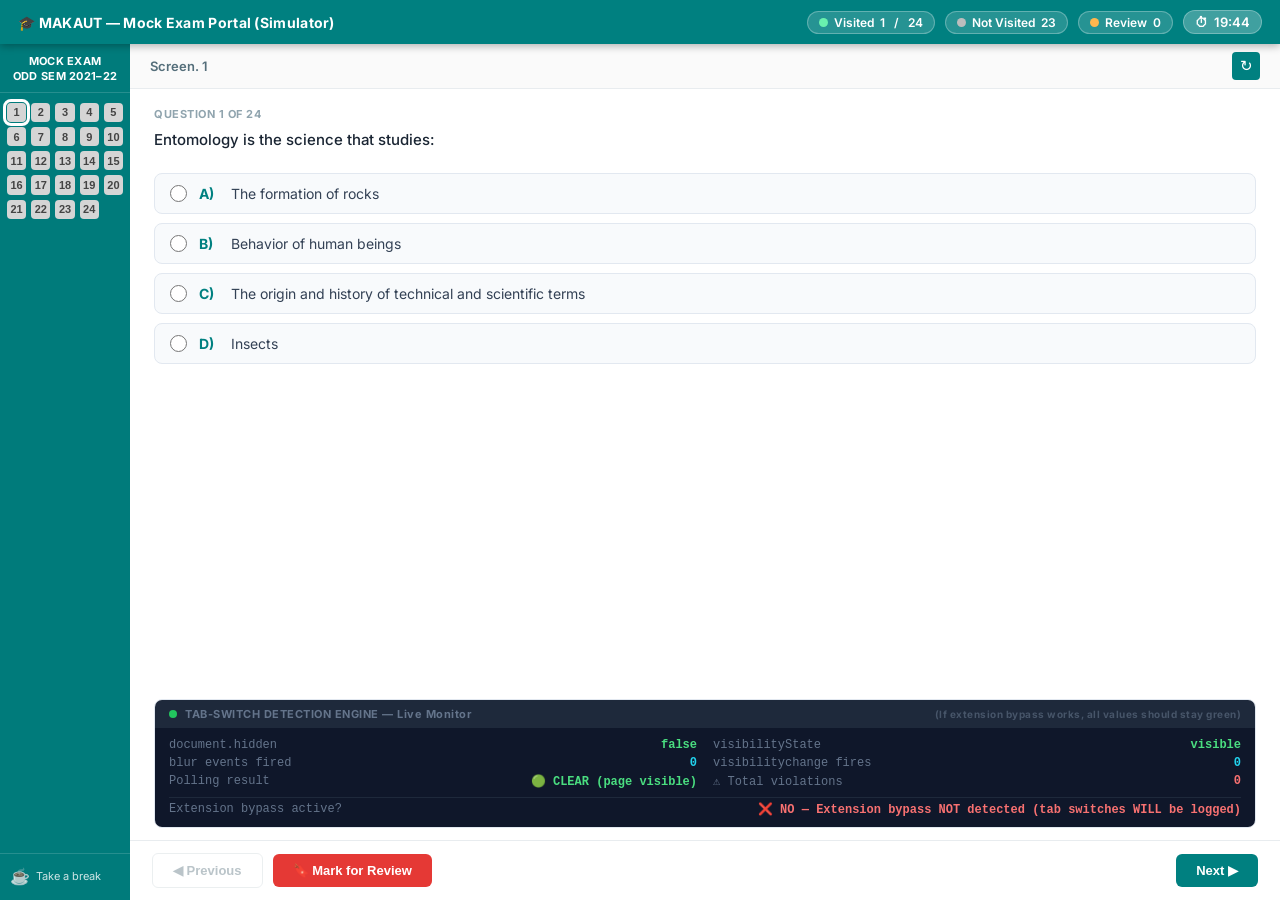
<file: makaut-exam-simulator/index.html>
<!DOCTYPE html>
<html lang="en">
<head>
  <meta charset="UTF-8" />
  <meta name="viewport" content="width=device-width, initial-scale=1.0" />
  <title>MAKAUT - Mock Online Exam Portal</title>
  <link rel="preconnect" href="https://fonts.googleapis.com" />
  <link href="https://fonts.googleapis.com/css2?family=Inter:wght@400;500;600;700&display=swap" rel="stylesheet" />
  <style>
    *, *::before, *::after { box-sizing: border-box; margin: 0; padding: 0; }

    :root {
      --teal:         #008080;
      --teal-dark:    #006666;
      --sidebar-bg:   #007b7b;
      --sidebar-w:    130px;
      --header-h:     44px;
      --warn-red:     #c62828;
      --warn-bg:      #fff5f5;
      --green:        #43a047;
      --orange:       #fb8c00;
      --grey:         #d5d5d5;
    }

    body {
      font-family: 'Inter', Arial, sans-serif;
      background: #eceff1;
      min-height: 100vh;
      user-select: none;
      -webkit-user-select: none;
      overflow: hidden;
    }

    /* ── TOP BAR ────────────────────────────────────── */
    .top-bar {
      background: var(--teal);
      color: #fff;
      height: var(--header-h);
      display: flex;
      align-items: center;
      justify-content: space-between;
      padding: 0 18px;
      position: sticky; top: 0; z-index: 90;
      box-shadow: 0 2px 8px rgba(0,0,0,0.3);
    }
    .logo { font-weight: 700; font-size: 14px; letter-spacing: 0.3px; }
    .top-chips { display: flex; gap: 10px; align-items: center; }
    .chip {
      display: flex; align-items: center; gap: 6px;
      background: rgba(255,255,255,0.15);
      border: 1px solid rgba(255,255,255,0.28);
      border-radius: 20px;
      padding: 3px 11px;
      font-size: 12px; font-weight: 600;
    }
    .chip .dot { width: 9px; height: 9px; border-radius: 50%; }
    .chip.v .dot  { background: #69f0ae; }
    .chip.nv .dot { background: #bdbdbd; }
    .chip.r .dot  { background: #ffb74d; }
    .chip.t { font-size: 13px; background: rgba(255,255,255,0.25); }
    .chip.t.blink { background: rgba(220,50,50,0.55); animation: blink 0.8s infinite; }
    @keyframes blink { 0%,100%{opacity:1;} 50%{opacity:.5;} }

    /* ── LAYOUT ─────────────────────────────────────── */
    .layout {
      display: flex;
      height: calc(100vh - var(--header-h));
      overflow: hidden;
    }

    /* ── SIDEBAR ─────────────────────────────────────── */
    .sidebar {
      width: var(--sidebar-w);
      background: var(--sidebar-bg);
      display: flex; flex-direction: column;
      overflow-y: auto; flex-shrink: 0;
    }
    .sb-title {
      color: #fff; font-size: 11px; font-weight: 700;
      text-align: center; padding: 10px 6px 7px;
      border-bottom: 1px solid rgba(255,255,255,0.15);
      line-height: 1.4; letter-spacing: 0.3px;
    }
    .q-grid {
      display: grid; grid-template-columns: repeat(5,1fr);
      gap: 5px; padding: 10px 7px;
    }
    .qb {
      border: none; border-radius: 4px;
      aspect-ratio: 1; font-size: 11px; font-weight: 700;
      cursor: pointer; background: var(--grey); color: #444;
      display: flex; align-items: center; justify-content: center;
      transition: transform .12s, box-shadow .12s;
      position: relative;
    }
    .qb:hover { transform: scale(1.12); box-shadow: 0 2px 8px rgba(0,0,0,.3); }
    .qb.cur { outline: 3px solid #fff; outline-offset: 1px; }
    .qb.ans { background: var(--green); color: #fff; }
    .qb.mkd { background: var(--orange); color: #fff; }
    .qb.mkd::after {
      content: ''; position: absolute; top: 2px; right: 2px;
      width: 5px; height: 5px; border-radius: 50%; background: #fff;
    }
    .sb-break {
      margin-top: auto; padding: 12px 10px 14px;
      border-top: 1px solid rgba(255,255,255,0.15);
      color: rgba(255,255,255,.8); font-size: 11px;
      cursor: pointer; display: flex; align-items: center; gap: 6px;
      transition: color .2s;
    }
    .sb-break:hover { color: #fff; }

    /* ── CONTENT ─────────────────────────────────────── */
    .content {
      flex: 1; display: flex; flex-direction: column;
      overflow-y: auto; background: #fff;
    }

    /* WARNING BANNER */
    .warn-banner {
      display: none; align-items: center; gap: 10px;
      background: #fff3f3; border-bottom: 1.5px solid #ef9a9a;
      padding: 10px 18px; color: var(--warn-red);
      font-size: 13px; font-weight: 600;
      animation: slidein .3s ease;
    }
    .warn-banner.show { display: flex; }
    @keyframes slidein { from{transform:translateY(-6px);opacity:0} to{transform:translateY(0);opacity:1} }
    .warn-icon { font-size: 18px; flex-shrink: 0; }
    .warn-close {
      margin-left: auto; background: none; border: none;
      color: var(--warn-red); font-size: 20px; cursor: pointer; line-height: 1;
    }

    /* SCREEN LABEL */
    .screen-row {
      display: flex; align-items: center; justify-content: space-between;
      padding: 8px 20px; border-bottom: 1px solid #e8ecef;
      background: #fafafa;
    }
    .screen-row span { font-size: 13px; font-weight: 600; color: #546e7a; }
    .ref-btn {
      width: 28px; height: 28px; border-radius: 4px; border: none;
      background: var(--teal); color: #fff; font-size: 15px;
      cursor: pointer; display: flex; align-items: center; justify-content: center;
      transition: background .15s;
    }
    .ref-btn:hover { background: var(--teal-dark); }

    /* QUESTION */
    .q-wrap { flex: 1; padding: 18px 24px 10px; }
    .q-no { font-size: 11px; color: #90a4ae; font-weight: 700; text-transform: uppercase; letter-spacing: .5px; margin-bottom: 7px; }
    .q-text { font-size: 15px; font-weight: 500; color: #1a2533; line-height: 1.65; margin-bottom: 20px; }
    .opts { display: flex; flex-direction: column; gap: 9px; }
    .opt {
      display: flex; align-items: center; gap: 12px;
      padding: 11px 15px; border-radius: 8px;
      border: 1.5px solid #e2e8f0; background: #f8fafc;
      cursor: pointer; font-size: 14px; color: #334155;
      transition: background .15s, border-color .15s;
    }
    .opt:hover { background: #e0f2f1; border-color: var(--teal); }
    .opt input[type=radio] { accent-color: var(--teal); width: 17px; height: 17px; flex-shrink: 0; }
    .opt.sel { background: #d0eeec; border-color: var(--teal); }
    .opt-ltr { font-weight: 700; color: var(--teal); min-width: 20px; }

    /* DEBUG PANEL */
    .debug {
      margin: 10px 24px 12px;
      border: 1.5px solid #e2e8f0; border-radius: 8px; overflow: hidden;
      font-size: 12px;
    }
    .dbg-head {
      background: #1e293b; color: #64748b; padding: 7px 14px;
      font-size: 11px; font-weight: 700; letter-spacing: .5px;
      display: flex; align-items: center; gap: 8px;
    }
    .live-dot { width: 8px; height: 8px; border-radius: 50%; background: #22c55e; animation: blink 1.2s infinite; }
    .dbg-body {
      background: #0f172a; color: #e2e8f0;
      padding: 10px 14px;
      display: grid; grid-template-columns: 1fr 1fr; gap: 4px 16px;
      font-family: 'Courier New', monospace;
    }
    .dbg-row { display: flex; justify-content: space-between; gap: 6px; }
    .dk { color: #64748b; }
    .dv { color: #22d3ee; font-weight: 700; }
    .dv.bad { color: #f87171; }
    .dv.ok  { color: #4ade80; }

    /* ACTION BAR */
    .action-bar {
      padding: 12px 22px; border-top: 1px solid #e8ecef;
      display: flex; align-items: center; gap: 10px; flex-wrap: wrap;
      background: #fff;
    }
    .btn-prev, .btn-mark, .btn-next {
      padding: 9px 20px; border-radius: 6px;
      font-size: 13px; font-weight: 700; cursor: pointer;
      transition: transform .1s, box-shadow .15s;
    }
    .btn-prev {
      border: 1.5px solid #cfd8dc; background: #fff; color: #546e7a;
    }
    .btn-prev:hover { background: #f5f5f5; }
    .btn-prev:disabled { opacity: .4; cursor: default; }
    .btn-mark {
      border: none; background: #e53935; color: #fff;
    }
    .btn-mark:hover { box-shadow: 0 3px 10px rgba(229,57,53,.35); }
    .btn-next {
      margin-left: auto; border: none; background: var(--teal); color: #fff;
    }
    .btn-next:hover { background: var(--teal-dark); }
    .btn-prev:active, .btn-mark:active, .btn-next:active { transform: scale(.97); }

    /* MODAL */
    .modal-bg {
      display: none; position: fixed; inset: 0;
      background: rgba(0,0,0,.52); z-index: 500;
      align-items: center; justify-content: center;
    }
    .modal-bg.show { display: flex; }
    .modal {
      background: #fff; border-radius: 10px; padding: 32px 38px;
      max-width: 420px; width: 90%; text-align: center;
      box-shadow: 0 20px 60px rgba(0,0,0,.3);
    }
    .modal .mi { font-size: 48px; margin-bottom: 12px; }
    .modal h2 { font-size: 18px; color: #1a2533; margin-bottom: 8px; }
    .modal p { font-size: 13px; color: #607d8b; line-height: 1.6; margin-bottom: 22px; }
    .modal-btn {
      padding: 10px 28px; border-radius: 6px; border: none;
      background: var(--teal); color: #fff; font-size: 14px; font-weight: 700; cursor: pointer;
    }

    ::-webkit-scrollbar { width: 5px; }
    ::-webkit-scrollbar-thumb { background: #b0bec5; border-radius: 3px; }
  </style>
</head>
<body>

<!-- TOP BAR -->
<header class="top-bar">
  <div class="logo">🎓 MAKAUT — Mock Exam Portal (Simulator)</div>
  <div class="top-chips">
    <div class="chip v"><span class="dot"></span>Visited <span id="sVis">0</span>&nbsp;/&nbsp;<span id="sTotal">24</span></div>
    <div class="chip nv"><span class="dot"></span>Not Visited <span id="sNot">24</span></div>
    <div class="chip r"><span class="dot"></span>Review <span id="sRev">0</span></div>
    <div class="chip t" id="timerChip">⏱ <span id="timerTxt">19:45</span></div>
  </div>
</header>

<div class="layout">

  <!-- SIDEBAR -->
  <aside class="sidebar">
    <div class="sb-title">MOCK EXAM<br>ODD SEM 2021–22</div>
    <div class="q-grid" id="qGrid"></div>
    <div class="sb-break" id="breakBtn">
      <span style="font-size:16px">☕</span> Take a break
    </div>
  </aside>

  <!-- CONTENT -->
  <main class="content" id="mainContent">

    <!-- Warning banner — shows on tab switch, exactly like MAKAUT -->
    <div class="warn-banner" id="warnBanner">
      <span class="warn-icon">⚠️</span>
      <span id="warnTxt">You have moved 1 times from the Test window. You are not allowed to do this.</span>
      <button class="warn-close" id="warnClose">×</button>
    </div>

    <!-- Screen label -->
    <div class="screen-row">
      <span id="screenLbl">Screen. 1</span>
      <button class="ref-btn" title="Refresh question" onclick="renderQ()">↻</button>
    </div>

    <!-- Question -->
    <div class="q-wrap">
      <div class="q-no" id="qNo">Question 1 of 24</div>
      <div class="q-text" id="qText"></div>
      <div class="opts" id="optsList"></div>
    </div>

    <!-- Live Detection Debug Panel -->
    <div class="debug">
      <div class="dbg-head">
        <span class="live-dot"></span>
        TAB-SWITCH DETECTION ENGINE — Live Monitor
        <span style="margin-left:auto;font-size:10px;color:#475569">(If extension bypass works, all values should stay green)</span>
      </div>
      <div class="dbg-body">
        <div class="dbg-row"><span class="dk">document.hidden</span><span class="dv ok" id="dHidden">false</span></div>
        <div class="dbg-row"><span class="dk">visibilityState</span><span class="dv ok" id="dVisState">visible</span></div>
        <div class="dbg-row"><span class="dk">blur events fired</span><span class="dv" id="dBlur">0</span></div>
        <div class="dbg-row"><span class="dk">visibilitychange fires</span><span class="dv" id="dVisChg">0</span></div>
        <div class="dbg-row"><span class="dk">Polling result</span><span class="dv ok" id="dPoll">🟢 CLEAR</span></div>
        <div class="dbg-row"><span class="dk">⚠ Total violations</span><span class="dv bad" id="dTotal">0</span></div>
        <div class="dbg-row" style="grid-column:1/-1;margin-top:4px;border-top:1px solid #1e293b;padding-top:4px"><span class="dk">Extension bypass active?</span><span class="dv" id="dBypass">Checking...</span></div>
      </div>
    </div>

    <!-- Action bar -->
    <div class="action-bar">
      <button class="btn-prev" id="btnPrev" onclick="goQ(-1)" disabled>◀ Previous</button>
      <button class="btn-mark" id="btnMark" onclick="toggleMark()">🔖 Mark for Review</button>
      <button class="btn-next" id="btnNext" onclick="goQ(1)">Next ▶</button>
    </div>

  </main>
</div>

<!-- BREAK MODAL -->
<div class="modal-bg" id="breakModal">
  <div class="modal">
    <div class="mi">☕</div>
    <h2>Taking a break?</h2>
    <p>Your timer is still running and the exam will continue to monitor for tab switches while you're away. Click Resume when you're ready.</p>
    <button class="modal-btn" onclick="document.getElementById('breakModal').classList.remove('show')">Resume Exam</button>
  </div>
</div>

<script>
// ═══════════════════════════════════════════════════════════════
// QUESTION BANK (24 questions)
// ═══════════════════════════════════════════════════════════════
const QS = [
  { q:"Entomology is the science that studies:", o:["The formation of rocks","Behavior of human beings","The origin and history of technical and scientific terms","Insects"], a:"D" },
  { q:"What is the time complexity of searching in a balanced Binary Search Tree?", o:["O(n)","O(log n)","O(1)","O(n log n)"], a:"B" },
  { q:"Which layer of the OSI model is primarily responsible for routing packets?", o:["Data Link Layer","Transport Layer","Network Layer","Session Layer"], a:"C" },
  { q:"What does RAM stand for?", o:["Read Access Memory","Random Access Memory","Rapid Application Memory","Read And Modify"], a:"B" },
  { q:"Which of the following is NOT a programming paradigm?", o:["Object-Oriented","Functional","Sequential","Declarative"], a:"C" },
  { q:"The process of converting high-level source code into machine code is called:", o:["Linking","Assembling","Compiling","Interpreting"], a:"C" },
  { q:"Which data structure follows LIFO (Last In, First Out) order?", o:["Queue","Stack","Linked List","Heap"], a:"B" },
  { q:"What is the binary representation of the decimal number 25?", o:["10111","11001","10011","11010"], a:"B" },
  { q:"Which protocol is used for sending outgoing email messages?", o:["HTTP","FTP","SMTP","IMAP"], a:"C" },
  { q:"In SQL, which command retrieves data from a database table?", o:["INSERT","UPDATE","SELECT","DELETE"], a:"C" },
  { q:"Which sorting algorithm has the best average-case time complexity of O(n log n)?", o:["Bubble Sort","Selection Sort","Quick Sort","Insertion Sort"], a:"C" },
  { q:"What is the full form of HTTP?", o:["HyperText Transfer Protocol","High Transfer Text Protocol","HyperText Transmission Protocol","High Text Transfer Protocol"], a:"A" },
  { q:"A primary key in a relational database must be:", o:["Unique and Not NULL","Unique only","Not NULL only","Duplicates allowed"], a:"A" },
  { q:"Which logic gate outputs TRUE only when ALL inputs are TRUE?", o:["OR","NOT","AND","XOR"], a:"C" },
  { q:"Which of the following is an example of volatile memory?", o:["HDD","SSD","ROM","RAM"], a:"D" },
  { q:"The Internet Protocol version currently in widest deployment is:", o:["IPv3","IPv4","IPv5","IPv8"], a:"B" },
  { q:"What is encapsulation in Object-Oriented Programming?", o:["Hiding data and methods inside a class","Inheriting from a parent class","Overriding a base method","Creating multiple class instances"], a:"A" },
  { q:"The worst-case time complexity of Bubble Sort is:", o:["O(n log n)","O(n)","O(n²)","O(log n)"], a:"C" },
  { q:"Which symbol is used for single-line comments in Python?", o:["//","/* */","#","--"], a:"C" },
  { q:"What does CPU stand for?", o:["Control Processing Unit","Central Processing Unit","Computer Processing Unit","Central Program Unit"], a:"B" },
  { q:"Which layer of the TCP/IP model handles host-to-host communication?", o:["Application","Internet","Network Access","Transport"], a:"D" },
  { q:"Which of the following is a NoSQL database?", o:["MySQL","PostgreSQL","MongoDB","SQLite"], a:"C" },
  { q:"In computer architecture, the fetch-decode-execute cycle is performed by the:", o:["RAM","GPU","CPU","ROM"], a:"C" },
  { q:"Which data structure is best suited for implementing a printer spooler queue?", o:["Stack","Queue","Binary Tree","Hash Table"], a:"B" }
];

const LETTERS = ['A','B','C','D'];

// ═══════════════════════════════════════════════════════════════
// STATE
// ═══════════════════════════════════════════════════════════════
let cur         = 0;
let answers     = new Array(QS.length).fill(null);
let marked      = new Array(QS.length).fill(false);
let visited     = new Array(QS.length).fill(false);
let violations  = 0;
let timerSec    = 19*60+45;

// debug counters
let cBlur    = 0;
let cVisChg  = 0;

// ═══════════════════════════════════════════════════════════════
// BYPASS DETECTION CHECK — Did the extension patch us?
// ═══════════════════════════════════════════════════════════════
(function checkBypassActive() {
  // Wait a tick so any injected scripts have run
  setTimeout(function() {
    const bypassEl = document.getElementById('dBypass');
    if (!bypassEl) return;

    const checks = [];

    // Check 1: document.hidden should always be false even when page is obscured
    // We can only infer this from the spoofed property descriptor
    const hiddenDesc = Object.getOwnPropertyDescriptor(document, 'hidden');
    const isHiddenSpoofed = hiddenDesc && typeof hiddenDesc.get === 'function';
    checks.push({ name: 'document.hidden spoofed', ok: isHiddenSpoofed });

    // Check 2: addEventListener should have been patched (test with a sentinel)
    let intercepted = false;
    const testFn = function() { intercepted = true; };
    // If patched, testFn will be swapped for a no-op and never called on real events
    // We detect patching by checking if the function wrapping happened
    const origStr = window.addEventListener.toString();
    const isPatched = !origStr.includes('[native code]');
    checks.push({ name: 'addEventListener patched', ok: isPatched });

    const allOk = checks.every(c => c.ok);
    const someOk = checks.some(c => c.ok);

    if (allOk) {
      bypassEl.textContent = '✅ YES — Full bypass active (extension working!)';
      bypassEl.className = 'dv ok';
    } else if (someOk) {
      const failed = checks.filter(c => !c.ok).map(c => c.name).join(', ');
      bypassEl.textContent = '⚠ Partial — Missing: ' + failed;
      bypassEl.className = 'dv';
      bypassEl.style.color = '#fbbf24';
    } else {
      bypassEl.textContent = '❌ NO — Extension bypass NOT detected (tab switches WILL be logged)';
      bypassEl.className = 'dv bad';
    }
  }, 800);
})();

// ═══════════════════════════════════════════════════════════════
// TAB-SWITCH DETECTION — Same 4 methods MAKAUT uses
// ═══════════════════════════════════════════════════════════════

// ── METHOD 1: visibilitychange event ──────────────────────────
document.addEventListener('visibilitychange', function() {
  cVisChg++;
  document.getElementById('dVisChg').textContent = cVisChg;
  if (document.hidden || document.visibilityState !== 'visible') {
    flagViolation('visibilitychange event fired');
  }
});

// ── METHOD 2: window blur event ───────────────────────────────
window.addEventListener('blur', function() {
  cBlur++;
  document.getElementById('dBlur').textContent = cBlur;
  flagViolation('window.blur event fired');
});

// ── METHOD 3: setInterval POLLING document.hidden (hardest to defeat) ─
setInterval(function() {
  const h  = document.hidden;
  const vs = document.visibilityState;

  const elH  = document.getElementById('dHidden');
  const elVS = document.getElementById('dVisState');
  const elP  = document.getElementById('dPoll');

  elH.textContent  = String(h);
  elVS.textContent = vs;

  if (h || vs !== 'visible') {
    elH.className  = 'dv bad';
    elVS.className = 'dv bad';
    elP.textContent = '🔴 DETECTED (page is hidden!)';
    elP.className   = 'dv bad';
    flagViolation('polling setInterval detected hidden page');
  } else {
    elH.className  = 'dv ok';
    elVS.className = 'dv ok';
    elP.textContent = '🟢 CLEAR (page visible)';
    elP.className   = 'dv ok';
  }
}, 500);

// ── METHOD 4: mouseleave ──────────────────────────────────────
document.addEventListener('mouseleave', function() {
  flagViolation('mouseleave event fired');
});

// ─── Core violation recorder ──────────────────────────────────
let lastViolationTime = 0;
// Delay start: give the extension 1.5s to register its bypass before counting
const EXAM_START_TIME = Date.now();
function flagViolation(reason) {
  // Grace period: ignore violations in first 1.5 seconds (extension loading)
  if (Date.now() - EXAM_START_TIME < 1500) return;
  // Debounce: don't count the same event burst as multiple violations
  const now = Date.now();
  if (now - lastViolationTime < 1200) return;
  lastViolationTime = now;

  violations++;
  document.getElementById('dTotal').textContent = violations;

  const banner = document.getElementById('warnBanner');
  document.getElementById('warnTxt').textContent =
    `You have moved ${violations} times from the Test window. You are not allowed to do this.`;
  banner.classList.add('show');
  console.warn(`[MAKAUT Exam Simulator] Violation #${violations} via: ${reason}`);
}

// ─── Dismiss banner ───────────────────────────────────────────
document.getElementById('warnClose').addEventListener('click', () => {
  document.getElementById('warnBanner').classList.remove('show');
});

// ═══════════════════════════════════════════════════════════════
// TIMER
// ═══════════════════════════════════════════════════════════════
setInterval(() => {
  if (timerSec <= 0) return;
  timerSec--;
  const m = String(Math.floor(timerSec/60)).padStart(2,'0');
  const s = String(timerSec%60).padStart(2,'0');
  document.getElementById('timerTxt').textContent = `${m}:${s}`;
  const c = document.getElementById('timerChip');
  if (timerSec <= 120) c.classList.add('blink');
  else c.classList.remove('blink');
}, 1000);

// ═══════════════════════════════════════════════════════════════
// RENDER QUESTION
// ═══════════════════════════════════════════════════════════════
function renderQ() {
  visited[cur] = true;
  const qd = QS[cur];
  document.getElementById('qNo').textContent      = `Question ${cur+1} of ${QS.length}`;
  document.getElementById('screenLbl').textContent = `Screen. ${cur+1}`;
  document.getElementById('qText').textContent     = qd.q;

  const list = document.getElementById('optsList');
  list.innerHTML = '';
  qd.o.forEach((txt, i) => {
    const lbl = document.createElement('label');
    lbl.className = 'opt';
    if (answers[cur] === LETTERS[i]) lbl.classList.add('sel');

    const radio = document.createElement('input');
    radio.type = 'radio';
    radio.name = `q${cur}`;
    radio.value = LETTERS[i];
    if (answers[cur] === LETTERS[i]) radio.checked = true;

    radio.addEventListener('change', () => {
      answers[cur] = LETTERS[i];
      list.querySelectorAll('.opt').forEach(l => l.classList.remove('sel'));
      lbl.classList.add('sel');
      refreshGrid();
      updateStats();
    });

    const ltr  = document.createElement('span');
    ltr.className   = 'opt-ltr';
    ltr.textContent = LETTERS[i] + ')';

    const span = document.createElement('span');
    span.textContent = txt;

    lbl.appendChild(radio);
    lbl.appendChild(ltr);
    lbl.appendChild(span);
    list.appendChild(lbl);
  });

  document.getElementById('btnPrev').disabled = cur === 0;
  document.getElementById('btnNext').textContent = cur === QS.length-1 ? 'Submit ✓' : 'Next ▶';
  document.getElementById('btnMark').textContent  = marked[cur] ? '🔖 Unmark Review' : '🔖 Mark for Review';

  refreshGrid();
  updateStats();
}

// ═══════════════════════════════════════════════════════════════
// GRID
// ═══════════════════════════════════════════════════════════════
function refreshGrid() {
  const g = document.getElementById('qGrid');
  g.innerHTML = '';
  for (let i = 0; i < QS.length; i++) {
    const b = document.createElement('button');
    b.className = 'qb';
    b.textContent = i+1;
    b.id = `qb${i}`;
    if (i === cur) b.classList.add('cur');
    if (marked[i]) b.classList.add('mkd');
    else if (answers[i]) b.classList.add('ans');
    b.onclick = () => { cur = i; renderQ(); };
    g.appendChild(b);
  }
}

// ═══════════════════════════════════════════════════════════════
// NAV / MARK
// ═══════════════════════════════════════════════════════════════
function goQ(d) {
  const n = cur + d;
  if (n < 0 || n >= QS.length) return;
  cur = n;
  renderQ();
  document.getElementById('mainContent').scrollTop = 0;
}

function toggleMark() {
  marked[cur] = !marked[cur];
  document.getElementById('btnMark').textContent = marked[cur] ? '🔖 Unmark Review' : '🔖 Mark for Review';
  refreshGrid();
  updateStats();
}

// ═══════════════════════════════════════════════════════════════
// STATS
// ═══════════════════════════════════════════════════════════════
function updateStats() {
  const v = visited.filter(Boolean).length;
  const r = marked.filter(Boolean).length;
  document.getElementById('sVis').textContent  = v;
  document.getElementById('sNot').textContent  = QS.length - v;
  document.getElementById('sRev').textContent  = r;
}

// ═══════════════════════════════════════════════════════════════
// ANTI-COPY / RIGHT-CLICK (same as real MAKAUT)
// ═══════════════════════════════════════════════════════════════
document.addEventListener('contextmenu', e => e.preventDefault());
document.addEventListener('keydown', e => {
  if (e.ctrlKey && ['c','v','x','a','u'].includes(e.key.toLowerCase())) e.preventDefault();
  if (e.key === 'F12') e.preventDefault();
});
document.addEventListener('selectstart', e => e.preventDefault());
document.addEventListener('copy', e => e.preventDefault());

// ═══════════════════════════════════════════════════════════════
// BREAK
// ═══════════════════════════════════════════════════════════════
document.getElementById('breakBtn').addEventListener('click', () => {
  document.getElementById('breakModal').classList.add('show');
});

// ═══════════════════════════════════════════════════════════════
// INIT
// ═══════════════════════════════════════════════════════════════
renderQ();
</script>
</body>
</html>
</file>
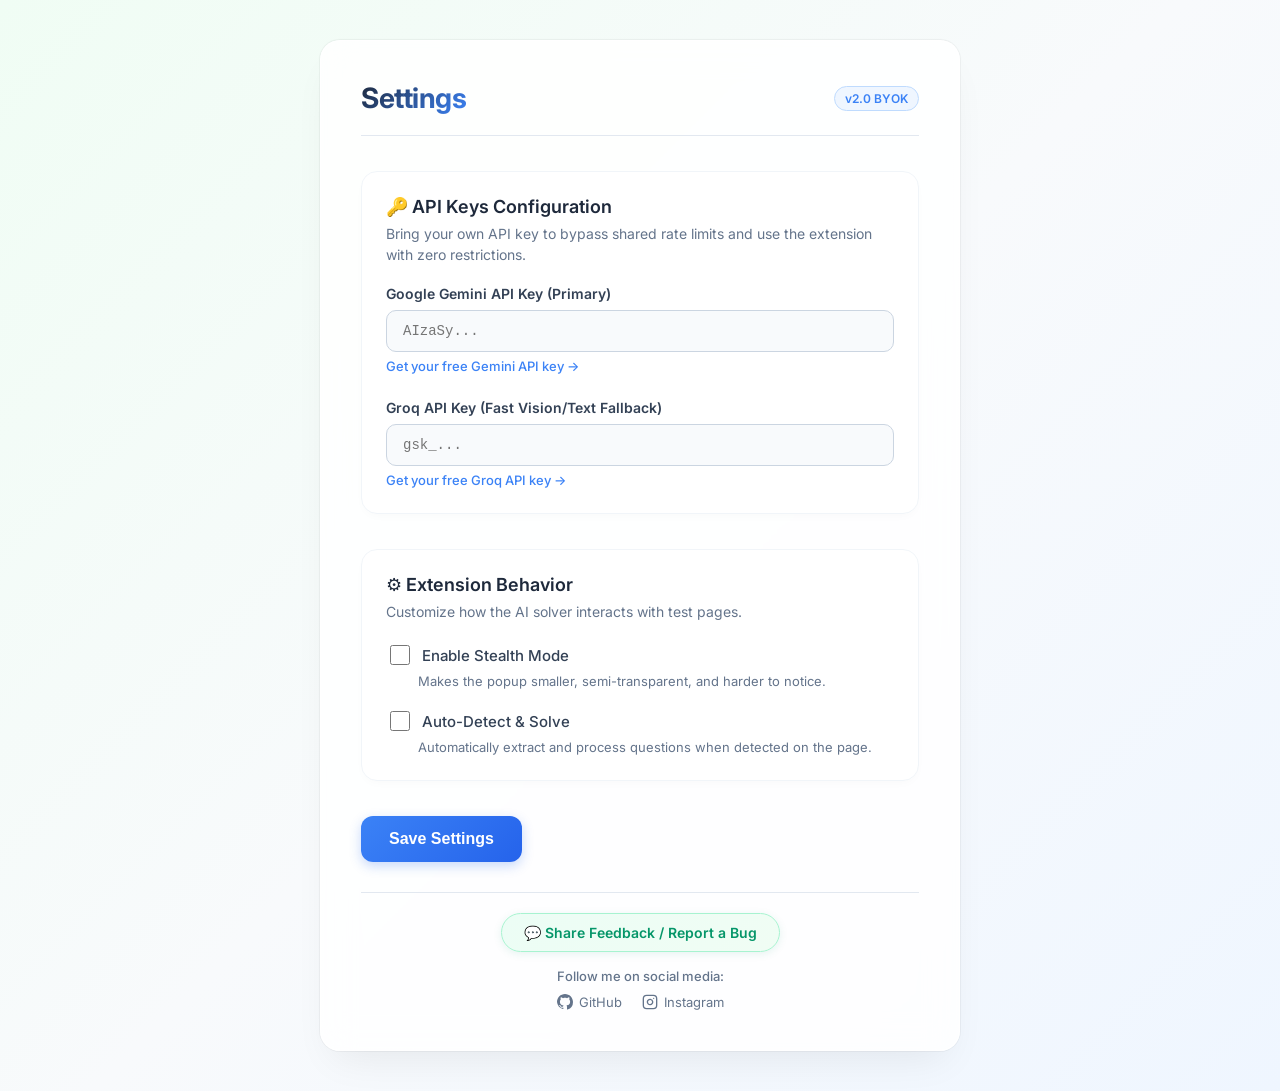
<file: options/index.html>
<!DOCTYPE html>
<html lang="en">

<head>
  <meta charset="UTF-8">
  <meta name="viewport" content="width=device-width, initial-scale=1.0">
  <title>MCQ Solver AI - Options</title>
  <link rel="stylesheet" href="options.css">
  <link href="https://fonts.googleapis.com/css2?family=Inter:wght@400;500;600;700&display=swap" rel="stylesheet">
</head>

<body>
  <div class="container">
    <header>
      <h1>Settings</h1>
      <span class="badge">v2.0 BYOK</span>
    </header>

    <main>
      <section class="settings-group">
        <h2>🔑 API Keys Configuration</h2>
        <p class="description">Bring your own API key to bypass shared rate limits and use the extension with zero
          restrictions.</p>

        <div class="input-group">
          <label class="input-label" for="geminiApiKey">Google Gemini API Key (Primary)</label>
          <div class="input-wrapper">
            <input type="password" id="geminiApiKey" class="api-key-input" placeholder="AIzaSy...">
          </div>
          <a href="https://aistudio.google.com/app/apikey" target="_blank" rel="noopener noreferrer"
            class="api-link">Get your free Gemini API key →</a>
        </div>

        <div class="input-group" style="margin-top: 24px;">
          <label class="input-label" for="grokApiKey">Groq API Key (Fast Vision/Text Fallback)</label>
          <div class="input-wrapper">
            <input type="password" id="grokApiKey" class="api-key-input" placeholder="gsk_...">
          </div>
          <a href="https://console.groq.com/keys" target="_blank" rel="noopener noreferrer" class="api-link">Get your
            free Groq API key →</a>
        </div>
      </section>

      <section class="settings-group">
        <h2>⚙️ Extension Behavior</h2>
        <p class="description">Customize how the AI solver interacts with test pages.</p>

        <div class="setting-item">
          <label>
            <input type="checkbox" id="stealthMode">
            Enable Stealth Mode
          </label>
          <p class="help-text">Makes the popup smaller, semi-transparent, and harder to notice.</p>
        </div>

        <div class="setting-item">
          <label>
            <input type="checkbox" id="autoSolve">
            Auto-Detect & Solve
          </label>
          <p class="help-text">Automatically extract and process questions when detected on the page.</p>
        </div>
      </section>

      <div class="actions">
        <button id="saveBtn" class="primary-btn">Save Settings</button>
        <div id="statusMessage" class="status-msg hidden">✨ Settings saved successfully!</div>
      </div>
    </main>

    <footer class="options-footer"
      style="margin-top: 30px; border-top: 1px solid #e2e8f0; padding-top: 20px; text-align: center;">
      <div style="margin-bottom: 16px;">
        <a href="https://forms.gle/wwf98vYCrAbNyeV68" target="_blank" rel="noopener noreferrer" id="feedbackBtn"
          class="feedback-btn" style="text-decoration: none; display: inline-block;">
          💬 Share Feedback / Report a Bug
        </a>
      </div>
      <div style="font-size: 13px; color: #64748b; margin-top: 16px; font-weight: 500;">
        Follow me on social media:
      </div>
      <div style="margin-top: 10px; display: flex; justify-content: center; gap: 20px;">
        <a href="https://github.com/naifsheikh0808-collab" target="_blank" rel="noopener noreferrer" class="social-link social-github">
          <svg height="16" width="16" viewBox="0 0 16 16" fill="currentColor" style="display: inline-block; vertical-align: middle;">
            <path d="M8 0c4.42 0 8 3.58 8 8a8.013 8.013 0 0 1-5.45 7.59c-.4.08-.55-.17-.55-.38 0-.27.01-1.13.01-2.2 0-.75-.25-1.23-.54-1.48 1.78-.2 3.65-.88 3.65-3.95 0-.88-.31-1.59-.82-2.15.08-.2.36-1.02-.08-2.12 0 0-.67-.22-2.2.82-.64-.18-1.32-.27-2-.27-.68 0-1.36.09-2 .27-1.53-1.03-2.2-.82-2.2-.82-.44 1.1-.16 1.92-.08 2.12-.51.56-.82 1.28-.82 2.15 0 3.06 1.86 3.75 3.64 3.95-.23.2-.44.55-.51 1.07-.46.21-1.61.55-2.33-.66-.15-.24-.6-.83-1.23-.82-.67.01-.27.38.01.53.34.19.73.9.82 1.13.16.45.68 1.35 3.12.88.01.4.01.76.01.88 0 .21-.16.46-.55.38A8.013 8.013 0 0 1 0 8c0-4.42 3.58-8 8-8z" />
          </svg>
          <span>GitHub</span>
        </a>
        <a href="https://instagram.com/naifsheikh08" target="_blank" rel="noopener noreferrer" class="social-link social-instagram">
          <svg height="16" width="16" viewBox="0 0 24 24" fill="none" stroke="currentColor" stroke-width="2" stroke-linecap="round" stroke-linejoin="round" style="display: inline-block; vertical-align: middle;">
            <rect x="2" y="2" width="20" height="20" rx="5" ry="5"></rect>
            <path d="M16 11.37A4 4 0 1 1 12.63 8 4 4 0 0 1 16 11.37z"></path>
            <line x1="17.5" y1="6.5" x2="17.51" y2="6.5"></line>
          </svg>
          <span>Instagram</span>
        </a>
      </div>
    </footer>
  </div>
  <script src="options.js"></script>
</body>

</html>
</file>
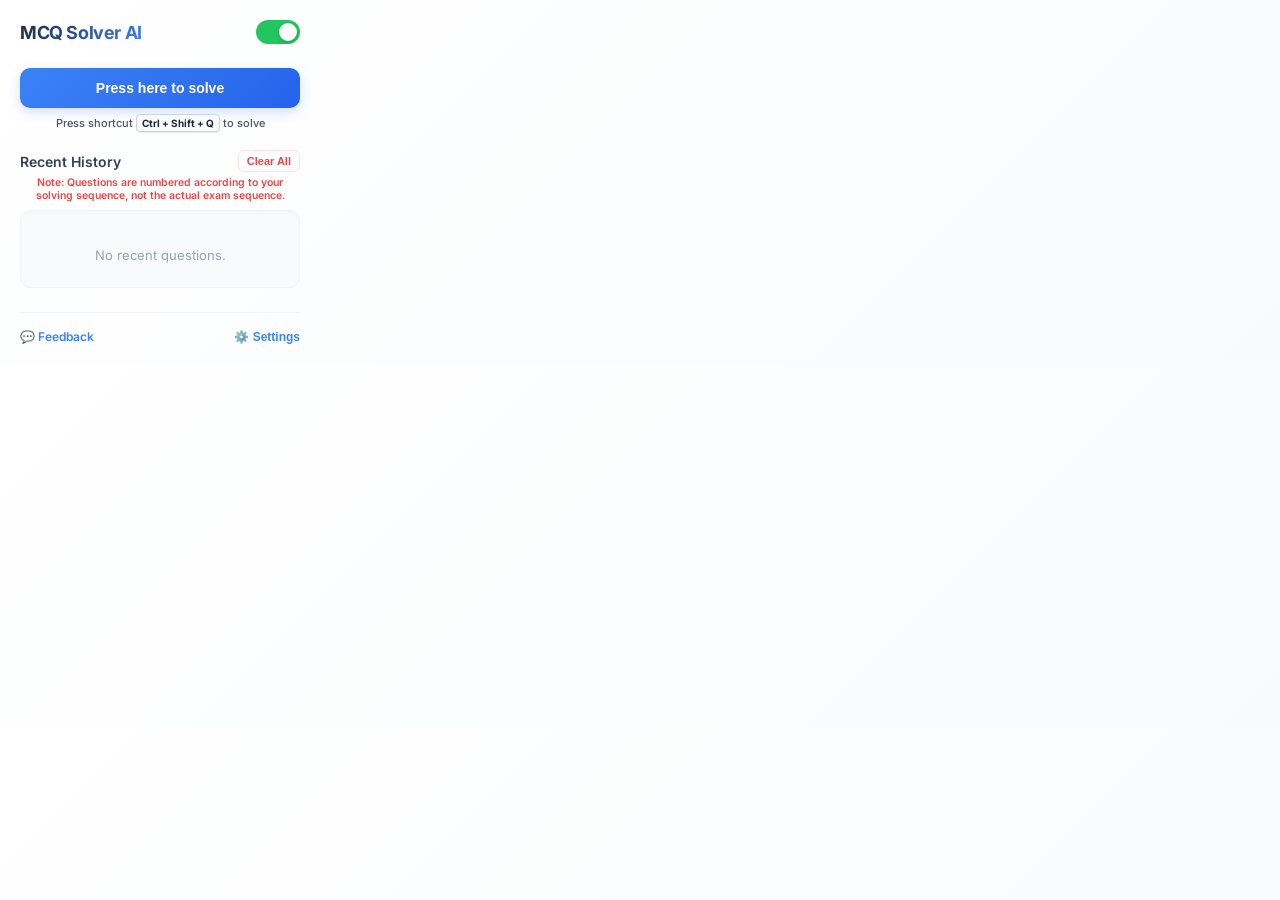
<file: popup/index.html>
<!DOCTYPE html>
<html lang="en">

<head>
  <meta charset="UTF-8">
  <meta name="viewport" content="width=device-width, initial-scale=1.0">
  <title>MCQ Solver AI</title>
  <link rel="stylesheet" href="popup.css">
  <link href="https://fonts.googleapis.com/css2?family=Inter:wght@400;500;600;700&display=swap" rel="stylesheet">
</head>

<body>
  <div class="container">
    <header>
      <h1>MCQ Solver AI</h1>
      <div class="toggle-container">
        <label class="toggle-switch" title="Toggle Extension On/Off">
          <input type="checkbox" id="activationToggle" checked>
          <span class="slider"></span>
        </label>
      </div>
    </header>

    <main>
      <div class="actions" style="margin-bottom: 20px;">
        <button id="solveBtn" class="primary-btn">Press here to solve</button>
        <div style="text-align: center; font-size: 11px; color: #475569; margin-top: 8px; font-weight: 500;">
          Press shortcut <kbd style="background: #f8fafc; border: 1px solid #cbd5e1; border-radius: 4px; padding: 2px 5px; font-family: inherit; font-size: 10px; box-shadow: 0 1px 1px rgba(0,0,0,0.08); color: #1e293b; font-weight: 700;">Ctrl + Shift + Q</kbd> to solve
        </div>
      </div>

      <div class="history-section">
        <div class="history-header" style="margin-bottom: 4px;">
          <h3>Recent History</h3>
          <button id="clearHistoryBtn" class="clear-btn">Clear All</button>
        </div>
        <div style="font-size: 10.5px; color: #ef4444; margin: 0 0 8px 0; font-weight: 600; text-align: center;">
          Note: Questions are numbered according to your solving sequence, not the actual exam sequence.
        </div>
        <div id="historyList" class="history-list">
          <p class="empty-state">No recent questions.</p>
        </div>
      </div>
    </main>

    <footer>
      <a href="https://forms.gle/wwf98vYCrAbNyeV68" target="_blank" rel="noopener noreferrer" id="feedbackLink" class="link-btn feedback-link">💬 Feedback</a>
      <button id="optionsBtn" class="link-btn">⚙️ Settings</button>
    </footer>
  </div>
  <script src="popup.js"></script>
</body>

</html>
</file>
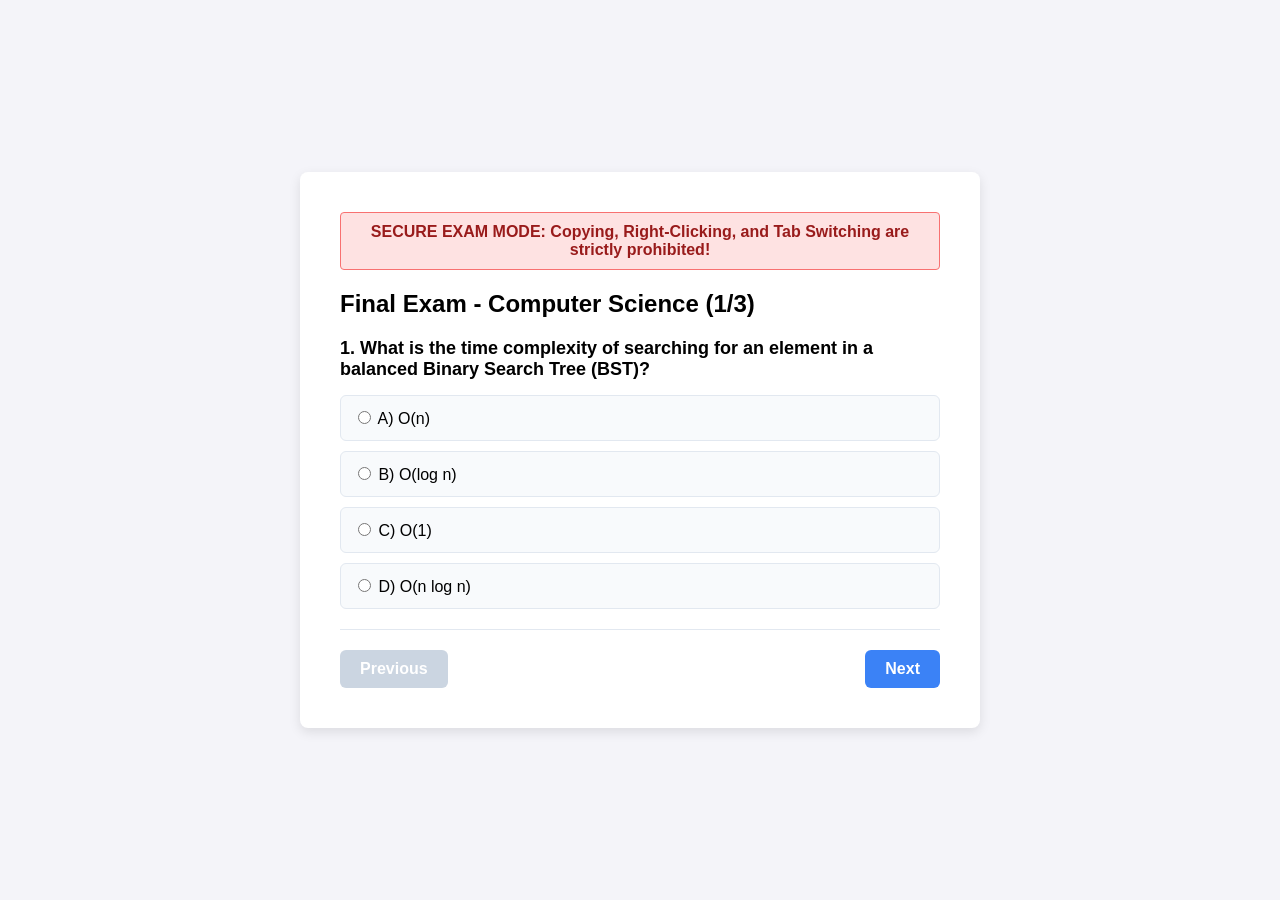
<file: demo exam testing/page1.html>
<!DOCTYPE html>
<html lang="en">
<head>
    <meta charset="UTF-8">
    <meta name="viewport" content="width=device-width, initial-scale=1.0">
    <title>Mock Secure Test Environment - Page 1</title>
    <style>
        body {
            font-family: Arial, sans-serif;
            background-color: #f4f4f9;
            display: flex;
            justify-content: center;
            align-items: center;
            height: 100vh;
            margin: 0;
            
            /* Anti-copy CSS */
            user-select: none;
            -webkit-user-select: none;
            -moz-user-select: none;
            -ms-user-select: none;
        }

        .exam-container {
            background-color: white;
            padding: 40px;
            border-radius: 8px;
            box-shadow: 0 4px 12px rgba(0,0,0,0.1);
            max-width: 600px;
            width: 100%;
        }

        .warning-banner {
            background-color: #fee2e2;
            color: #991b1b;
            padding: 10px;
            border-radius: 4px;
            margin-bottom: 20px;
            font-weight: bold;
            text-align: center;
            border: 1px solid #f87171;
        }

        h2 { margin-top: 0; }
        
        .question {
            font-size: 18px;
            font-weight: bold;
            margin-bottom: 15px;
        }

        .options label {
            display: block;
            background: #f8fafc;
            padding: 12px;
            margin-bottom: 10px;
            border-radius: 6px;
            border: 1px solid #e2e8f0;
            cursor: pointer;
        }

        .options label:hover {
            background: #e2e8f0;
        }

        .navigation {
            display: flex;
            justify-content: space-between;
            margin-top: 20px;
            padding-top: 20px;
            border-top: 1px solid #e2e8f0;
        }

        .nav-btn {
            padding: 10px 20px;
            background-color: #3b82f6;
            color: white;
            text-decoration: none;
            border-radius: 6px;
            font-weight: bold;
        }
        
        .nav-btn.disabled {
            background-color: #cbd5e1;
            pointer-events: none;
        }
    </style>
</head>
<body oncontextmenu="return false;">

    <div class="exam-container">
        <div class="warning-banner" id="warningBanner">
            SECURE EXAM MODE: Copying, Right-Clicking, and Tab Switching are strictly prohibited!
        </div>

        <h2>Final Exam - Computer Science (1/3)</h2>
        <div class="question">
            1. What is the time complexity of searching for an element in a balanced Binary Search Tree (BST)?
        </div>
        <div class="options">
            <label><input type="radio" name="q1" value="A"> A) O(n)</label>
            <label><input type="radio" name="q1" value="B"> B) O(log n)</label>
            <label><input type="radio" name="q1" value="C"> C) O(1)</label>
            <label><input type="radio" name="q1" value="D"> D) O(n log n)</label>
        </div>

        <div class="navigation">
            <a href="#" class="nav-btn disabled">Previous</a>
            <a href="page2.html" class="nav-btn">Next</a>
        </div>
    </div>

    <script>
        // Anti-Right Click (Context Menu)
        document.addEventListener('contextmenu', event => {
            event.preventDefault();
            alert("Security Alert: Right-clicking is disabled during the exam.");
        });

        // Anti-Copy (Keyboard Shortcuts)
        document.addEventListener('keydown', (e) => {
            if (e.ctrlKey && (e.key === 'c' || e.key === 'v' || e.key === 'x' || e.key === 'a')) {
                e.preventDefault();
                alert("Security Alert: Copy/Paste keyboard shortcuts are disabled.");
            }
        });

        // Anti-Tab Switching (Visibility Change)
        document.addEventListener("visibilitychange", () => {
            if (document.hidden) {
                const banner = document.getElementById('warningBanner');
                banner.style.backgroundColor = '#991b1b';
                banner.style.color = 'white';
                banner.innerText = "WARNING RECORDED: You left the exam tab!";
                alert("Security Alert: You have switched tabs. This violation has been recorded.");
            }
        });
    </script>
</body>
</html>
</file>
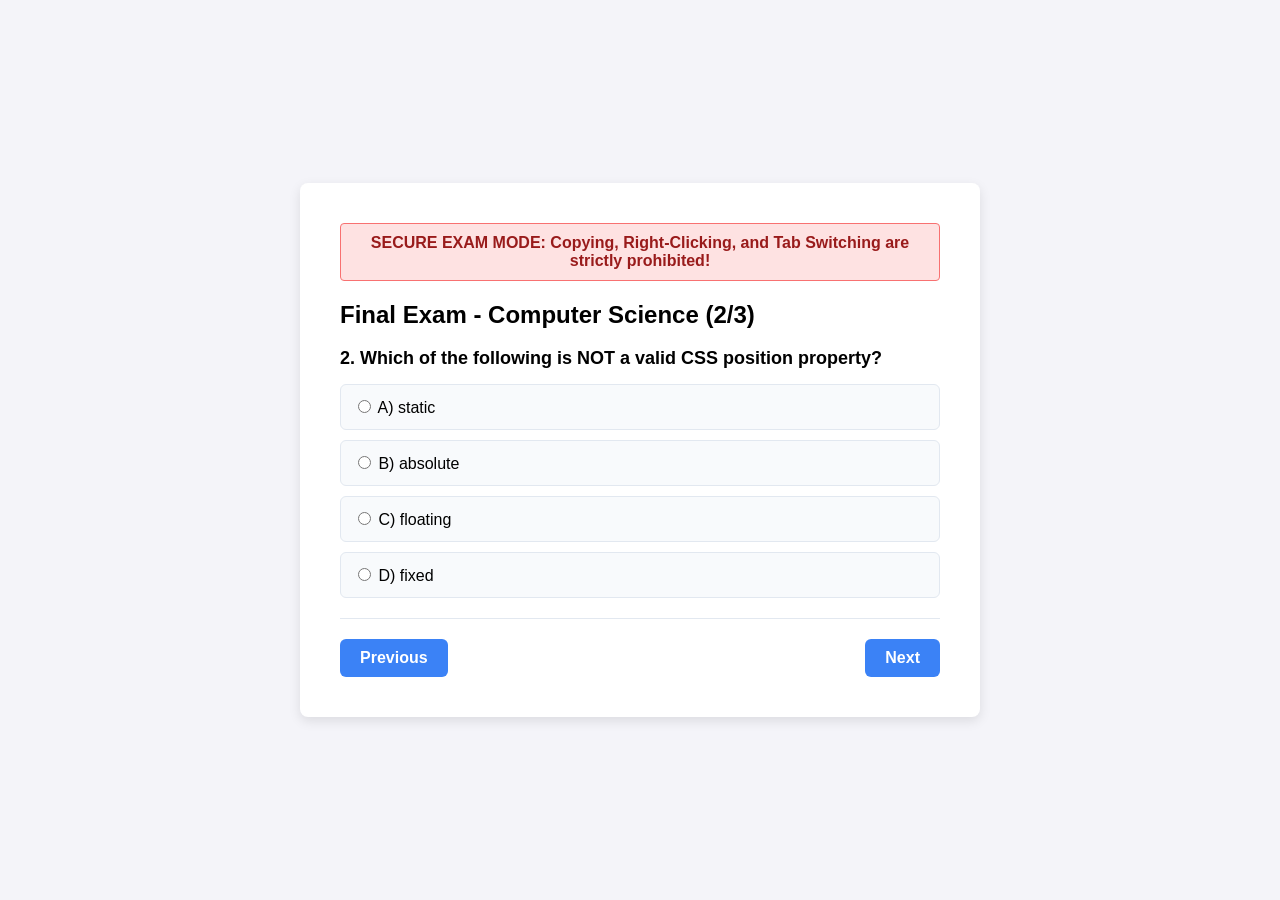
<file: demo exam testing/page2.html>
<!DOCTYPE html>
<html lang="en">
<head>
    <meta charset="UTF-8">
    <meta name="viewport" content="width=device-width, initial-scale=1.0">
    <title>Mock Secure Test Environment - Page 2</title>
    <style>
        body {
            font-family: Arial, sans-serif;
            background-color: #f4f4f9;
            display: flex;
            justify-content: center;
            align-items: center;
            height: 100vh;
            margin: 0;
            
            /* Anti-copy CSS */
            user-select: none;
            -webkit-user-select: none;
            -moz-user-select: none;
            -ms-user-select: none;
        }

        .exam-container {
            background-color: white;
            padding: 40px;
            border-radius: 8px;
            box-shadow: 0 4px 12px rgba(0,0,0,0.1);
            max-width: 600px;
            width: 100%;
        }

        .warning-banner {
            background-color: #fee2e2;
            color: #991b1b;
            padding: 10px;
            border-radius: 4px;
            margin-bottom: 20px;
            font-weight: bold;
            text-align: center;
            border: 1px solid #f87171;
        }

        h2 { margin-top: 0; }
        
        .question {
            font-size: 18px;
            font-weight: bold;
            margin-bottom: 15px;
        }

        .options label {
            display: block;
            background: #f8fafc;
            padding: 12px;
            margin-bottom: 10px;
            border-radius: 6px;
            border: 1px solid #e2e8f0;
            cursor: pointer;
        }

        .options label:hover {
            background: #e2e8f0;
        }

        .navigation {
            display: flex;
            justify-content: space-between;
            margin-top: 20px;
            padding-top: 20px;
            border-top: 1px solid #e2e8f0;
        }

        .nav-btn {
            padding: 10px 20px;
            background-color: #3b82f6;
            color: white;
            text-decoration: none;
            border-radius: 6px;
            font-weight: bold;
        }
        
        .nav-btn.disabled {
            background-color: #cbd5e1;
            pointer-events: none;
        }
    </style>
</head>
<body oncontextmenu="return false;">

    <div class="exam-container">
        <div class="warning-banner" id="warningBanner">
            SECURE EXAM MODE: Copying, Right-Clicking, and Tab Switching are strictly prohibited!
        </div>

        <h2>Final Exam - Computer Science (2/3)</h2>
        <div class="question">
            2. Which of the following is NOT a valid CSS position property?
        </div>
        <div class="options">
            <label><input type="radio" name="q2" value="A"> A) static</label>
            <label><input type="radio" name="q2" value="B"> B) absolute</label>
            <label><input type="radio" name="q2" value="C"> C) floating</label>
            <label><input type="radio" name="q2" value="D"> D) fixed</label>
        </div>

        <div class="navigation">
            <a href="page1.html" class="nav-btn">Previous</a>
            <a href="page3.html" class="nav-btn">Next</a>
        </div>
    </div>

    <script>
        // Anti-Right Click (Context Menu)
        document.addEventListener('contextmenu', event => {
            event.preventDefault();
            alert("Security Alert: Right-clicking is disabled during the exam.");
        });

        // Anti-Copy (Keyboard Shortcuts)
        document.addEventListener('keydown', (e) => {
            if (e.ctrlKey && (e.key === 'c' || e.key === 'v' || e.key === 'x' || e.key === 'a')) {
                e.preventDefault();
                alert("Security Alert: Copy/Paste keyboard shortcuts are disabled.");
            }
        });

        // Anti-Tab Switching (Visibility Change)
        document.addEventListener("visibilitychange", () => {
            if (document.hidden) {
                const banner = document.getElementById('warningBanner');
                banner.style.backgroundColor = '#991b1b';
                banner.style.color = 'white';
                banner.innerText = "WARNING RECORDED: You left the exam tab!";
                alert("Security Alert: You have switched tabs. This violation has been recorded.");
            }
        });
    </script>
</body>
</html>
</file>
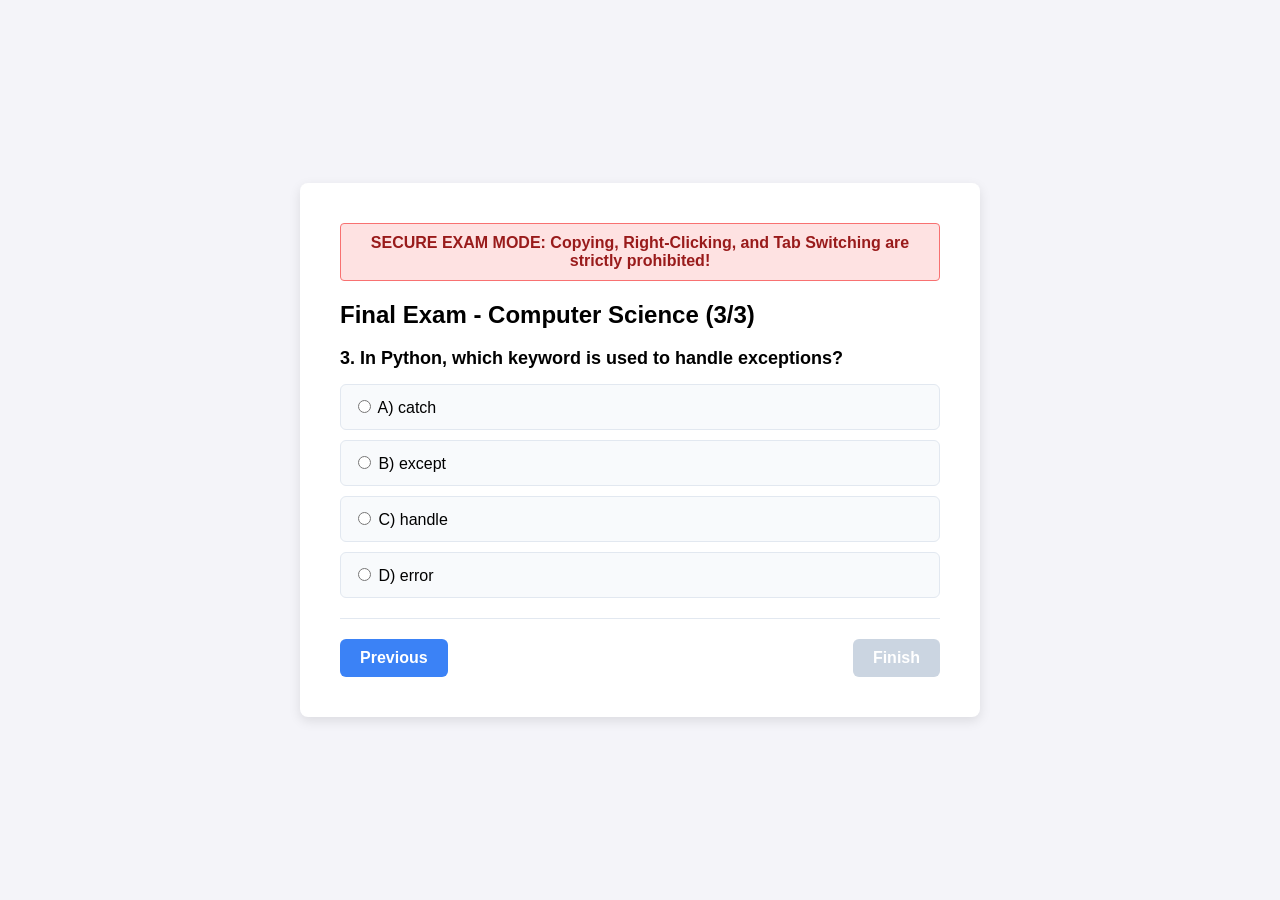
<file: demo exam testing/page3.html>
<!DOCTYPE html>
<html lang="en">
<head>
    <meta charset="UTF-8">
    <meta name="viewport" content="width=device-width, initial-scale=1.0">
    <title>Mock Secure Test Environment - Page 3</title>
    <style>
        body {
            font-family: Arial, sans-serif;
            background-color: #f4f4f9;
            display: flex;
            justify-content: center;
            align-items: center;
            height: 100vh;
            margin: 0;
            
            /* Anti-copy CSS */
            user-select: none;
            -webkit-user-select: none;
            -moz-user-select: none;
            -ms-user-select: none;
        }

        .exam-container {
            background-color: white;
            padding: 40px;
            border-radius: 8px;
            box-shadow: 0 4px 12px rgba(0,0,0,0.1);
            max-width: 600px;
            width: 100%;
        }

        .warning-banner {
            background-color: #fee2e2;
            color: #991b1b;
            padding: 10px;
            border-radius: 4px;
            margin-bottom: 20px;
            font-weight: bold;
            text-align: center;
            border: 1px solid #f87171;
        }

        h2 { margin-top: 0; }
        
        .question {
            font-size: 18px;
            font-weight: bold;
            margin-bottom: 15px;
        }

        .options label {
            display: block;
            background: #f8fafc;
            padding: 12px;
            margin-bottom: 10px;
            border-radius: 6px;
            border: 1px solid #e2e8f0;
            cursor: pointer;
        }

        .options label:hover {
            background: #e2e8f0;
        }

        .navigation {
            display: flex;
            justify-content: space-between;
            margin-top: 20px;
            padding-top: 20px;
            border-top: 1px solid #e2e8f0;
        }

        .nav-btn {
            padding: 10px 20px;
            background-color: #3b82f6;
            color: white;
            text-decoration: none;
            border-radius: 6px;
            font-weight: bold;
        }
        
        .nav-btn.disabled {
            background-color: #cbd5e1;
            pointer-events: none;
        }
    </style>
</head>
<body oncontextmenu="return false;">

    <div class="exam-container">
        <div class="warning-banner" id="warningBanner">
            SECURE EXAM MODE: Copying, Right-Clicking, and Tab Switching are strictly prohibited!
        </div>

        <h2>Final Exam - Computer Science (3/3)</h2>
        <div class="question">
            3. In Python, which keyword is used to handle exceptions?
        </div>
        <div class="options">
            <label><input type="radio" name="q3" value="A"> A) catch</label>
            <label><input type="radio" name="q3" value="B"> B) except</label>
            <label><input type="radio" name="q3" value="C"> C) handle</label>
            <label><input type="radio" name="q3" value="D"> D) error</label>
        </div>

        <div class="navigation">
            <a href="page2.html" class="nav-btn">Previous</a>
            <a href="#" class="nav-btn disabled">Finish</a>
        </div>
    </div>

    <script>
        // Anti-Right Click (Context Menu)
        document.addEventListener('contextmenu', event => {
            event.preventDefault();
            alert("Security Alert: Right-clicking is disabled during the exam.");
        });

        // Anti-Copy (Keyboard Shortcuts)
        document.addEventListener('keydown', (e) => {
            if (e.ctrlKey && (e.key === 'c' || e.key === 'v' || e.key === 'x' || e.key === 'a')) {
                e.preventDefault();
                alert("Security Alert: Copy/Paste keyboard shortcuts are disabled.");
            }
        });

        // Anti-Tab Switching (Visibility Change)
        document.addEventListener("visibilitychange", () => {
            if (document.hidden) {
                const banner = document.getElementById('warningBanner');
                banner.style.backgroundColor = '#991b1b';
                banner.style.color = 'white';
                banner.innerText = "WARNING RECORDED: You left the exam tab!";
                alert("Security Alert: You have switched tabs. This violation has been recorded.");
            }
        });
    </script>
</body>
</html>
</file>
<file: options/options.css>
body {
  font-family: 'Inter', system-ui, -apple-system, sans-serif;
  background: linear-gradient(135deg, #f0fdf4 0%, #f8fafc 50%, #eff6ff 100%);
  color: #0f172a;
  margin: 0;
  display: flex;
  justify-content: center;
  align-items: center;
  min-height: 100vh;
  padding: 40px 20px;
  box-sizing: border-box;
}

.container {
  background: rgba(255, 255, 255, 0.85);
  backdrop-filter: blur(16px);
  width: 100%;
  max-width: 640px;
  border-radius: 20px;
  box-shadow: 0 20px 40px -15px rgba(0, 0, 0, 0.08), 0 0 1px 1px rgba(0, 0, 0, 0.05);
  padding: 40px;
  border: 1px solid rgba(255, 255, 255, 0.8);
  box-sizing: border-box;
}

header {
  margin-bottom: 35px;
  border-bottom: 1px solid #e2e8f0;
  padding-bottom: 20px;
  display: flex;
  align-items: center;
  justify-content: space-between;
}

h1 {
  font-size: 28px;
  font-weight: 700;
  margin: 0;
  background: linear-gradient(135deg, #1e293b 0%, #3b82f6 100%);
  -webkit-background-clip: text;
  -webkit-text-fill-color: transparent;
  letter-spacing: -0.5px;
}

.settings-group {
  margin-bottom: 35px;
  background: #ffffff;
  padding: 24px;
  border-radius: 16px;
  box-shadow: 0 4px 12px -4px rgba(0, 0, 0, 0.03);
  border: 1px solid #f1f5f9;
  transition: transform 0.2s ease, box-shadow 0.2s ease;
}

.settings-group:hover {
  transform: translateY(-2px);
  box-shadow: 0 8px 20px -6px rgba(0, 0, 0, 0.06);
}

h2 {
  font-size: 18px;
  font-weight: 600;
  color: #1e293b;
  margin: 0 0 6px 0;
  display: flex;
  align-items: center;
  gap: 8px;
}

.description {
  color: #64748b;
  font-size: 14px;
  margin-top: 0;
  margin-bottom: 20px;
  line-height: 1.5;
}

.input-group {
  margin-bottom: 20px;
}

.input-group:last-child {
  margin-bottom: 0;
}

.input-label {
  display: block;
  font-size: 14px;
  font-weight: 600;
  color: #334155;
  margin-bottom: 8px;
}

.input-wrapper {
  position: relative;
  display: flex;
  align-items: center;
}

.api-key-input {
  width: 100%;
  padding: 12px 16px;
  font-size: 14px;
  font-family: monospace;
  color: #0f172a;
  background-color: #f8fafc;
  border: 1.5px solid #cbd5e1;
  border-radius: 10px;
  outline: none;
  transition: all 0.2s ease;
  box-sizing: border-box;
}

.api-key-input:focus {
  background-color: #ffffff;
  border-color: #3b82f6;
  box-shadow: 0 0 0 4px rgba(59, 130, 246, 0.15);
}

.api-link {
  display: inline-block;
  font-size: 13px;
  color: #3b82f6;
  text-decoration: none;
  font-weight: 500;
  margin-top: 6px;
  transition: color 0.2s ease;
}

.api-link:hover {
  color: #2563eb;
  text-decoration: underline;
}

.setting-item {
  margin-bottom: 18px;
}

.setting-item:last-child {
  margin-bottom: 0;
}

.setting-item label {
  display: flex;
  align-items: center;
  font-size: 15px;
  font-weight: 500;
  color: #334155;
  cursor: pointer;
  user-select: none;
}

.setting-item input[type="checkbox"] {
  margin-right: 12px;
  width: 20px;
  height: 20px;
  cursor: pointer;
  accent-color: #3b82f6;
  border-radius: 6px;
  transition: transform 0.1s ease;
}

.setting-item input[type="checkbox"]:active {
  transform: scale(0.9);
}

.help-text {
  font-size: 13px;
  color: #64748b;
  margin: 4px 0 0 32px;
  line-height: 1.4;
}

.actions {
  display: flex;
  align-items: center;
  gap: 16px;
  margin-top: 10px;
}

.primary-btn {
  padding: 14px 28px;
  background: linear-gradient(135deg, #3b82f6 0%, #2563eb 100%);
  color: white;
  border: none;
  border-radius: 12px;
  font-size: 16px;
  font-weight: 600;
  cursor: pointer;
  box-shadow: 0 4px 12px rgba(37, 99, 235, 0.25);
  transition: all 0.2s ease;
}

.primary-btn:hover {
  background: linear-gradient(135deg, #2563eb 0%, #1d4ed8 100%);
  transform: translateY(-1px);
  box-shadow: 0 6px 16px rgba(37, 99, 235, 0.35);
}

.primary-btn:active {
  transform: translateY(0);
  box-shadow: 0 2px 8px rgba(37, 99, 235, 0.2);
}

.status-msg {
  color: #059669;
  background-color: #ecfdf5;
  border: 1px solid #a7f3d0;
  padding: 12px 18px;
  border-radius: 10px;
  font-size: 14px;
  font-weight: 500;
  display: flex;
  align-items: center;
  gap: 8px;
  animation: fadeIn 0.3s ease;
  flex-grow: 1;
}

@keyframes fadeIn {
  from { opacity: 0; transform: translateY(4px); }
  to { opacity: 1; transform: translateY(0); }
}

.hidden {
  display: none !important;
}

.badge {
  background: #eff6ff;
  color: #3b82f6;
  font-size: 12px;
  font-weight: 600;
  padding: 4px 10px;
  border-radius: 20px;
  border: 1px solid #bfdbfe;
}

.options-footer {
  margin-top: 28px;
  padding-top: 20px;
  border-top: 1px solid #e2e8f0;
  text-align: center;
}

.feedback-btn {
  display: inline-flex;
  align-items: center;
  gap: 6px;
  padding: 10px 22px;
  background: linear-gradient(135deg, #ecfdf5 0%, #f0fdf4 100%);
  color: #059669;
  border: 1.5px solid #a7f3d0;
  border-radius: 50px;
  font-size: 14px;
  font-weight: 600;
  text-decoration: none;
  font-family: 'Inter', system-ui, sans-serif;
  transition: all 0.2s ease;
  box-shadow: 0 2px 8px rgba(5, 150, 105, 0.1);
}

.feedback-btn:hover {
  background: linear-gradient(135deg, #d1fae5 0%, #dcfce7 100%);
  border-color: #6ee7b7;
  color: #047857;
  transform: translateY(-1px);
  box-shadow: 0 4px 12px rgba(5, 150, 105, 0.2);
}

.feedback-btn:active {
  transform: translateY(0);
}

.social-link {
  color: #64748b;
  text-decoration: none;
  display: flex;
  align-items: center;
  gap: 6px;
  font-size: 13px;
  transition: color 0.2s;
}

.social-github:hover {
  color: #0f172a !important;
}

.social-instagram:hover {
  color: #e1306c !important;
}
</file>
<file: popup/popup.css>
body {
  font-family: 'Inter', system-ui, -apple-system, sans-serif;
  width: 320px;
  margin: 0;
  padding: 0;
  background: linear-gradient(135deg, #ffffff 0%, #f8fafc 100%);
  color: #0f172a;
}

.container {
  padding: 20px;
}

header {
  display: flex;
  justify-content: space-between;
  align-items: center;
  margin-bottom: 24px;
}

h1 {
  font-size: 18px;
  font-weight: 700;
  margin: 0;
  background: linear-gradient(135deg, #1e293b 0%, #3b82f6 100%);
  -webkit-background-clip: text;
  -webkit-text-fill-color: transparent;
  letter-spacing: -0.4px;
}

.toggle-container {
  display: flex;
  align-items: center;
}

.toggle-switch {
  position: relative;
  display: inline-block;
  width: 44px;
  height: 24px;
}

.toggle-switch input {
  opacity: 0;
  width: 0;
  height: 0;
}

.slider {
  position: absolute;
  cursor: pointer;
  top: 0; left: 0; right: 0; bottom: 0;
  background-color: #cbd5e1;
  transition: .3s cubic-bezier(0.4, 0, 0.2, 1);
  border-radius: 24px;
}

.slider:before {
  position: absolute;
  content: "";
  height: 18px;
  width: 18px;
  left: 3px;
  bottom: 3px;
  background-color: white;
  transition: .3s cubic-bezier(0.4, 0, 0.2, 1);
  border-radius: 50%;
  box-shadow: 0 2px 4px rgba(0,0,0,0.15);
}

input:checked + .slider {
  background-color: #22c55e;
}

input:checked + .slider:before {
  transform: translateX(20px);
}

.actions {
  margin-bottom: 24px;
}

.primary-btn {
  width: 100%;
  padding: 12px;
  background: linear-gradient(135deg, #3b82f6 0%, #2563eb 100%);
  color: white;
  border: none;
  border-radius: 10px;
  font-size: 14px;
  font-weight: 600;
  cursor: pointer;
  box-shadow: 0 4px 12px rgba(37, 99, 235, 0.2);
  transition: all 0.2s ease;
}

.primary-btn:hover:not(:disabled) {
  background: linear-gradient(135deg, #2563eb 0%, #1d4ed8 100%);
  transform: translateY(-1px);
  box-shadow: 0 6px 14px rgba(37, 99, 235, 0.3);
}

.primary-btn:active:not(:disabled) {
  transform: translateY(0);
}

.history-section .history-header {
  display: flex;
  justify-content: space-between;
  align-items: center;
  margin-bottom: 12px;
}

.history-section h3 {
  font-size: 14px;
  font-weight: 600;
  margin: 0;
  color: #334155;
}

.clear-btn {
  background: none;
  border: 1px solid #fee2e2;
  color: #ef4444;
  font-size: 11px;
  font-weight: 600;
  padding: 4px 8px;
  border-radius: 6px;
  cursor: pointer;
  transition: all 0.2s ease;
}

.clear-btn:hover {
  background-color: #ef4444;
  border-color: #ef4444;
  color: white;
}

.history-list {
  background: #f8fafc;
  border-radius: 10px;
  padding: 12px;
  max-height: 220px;
  overflow-y: auto;
  border: 1px solid #f1f5f9;
  box-shadow: inset 0 2px 4px 0 rgba(0, 0, 0, 0.02);
}

.empty-state {
  font-size: 13px;
  color: #94a3b8;
  text-align: center;
  margin-top: 24px;
  margin-bottom: 12px;
}

/* Onboarding guide shown to first-time users */
.onboarding {
  padding: 4px 2px;
}

.onboarding-title {
  font-size: 12px;
  font-weight: 700;
  color: #1e293b;
  margin: 0 0 10px 0;
  text-align: center;
  letter-spacing: 0.1px;
}

.onboarding-step {
  display: flex;
  align-items: flex-start;
  gap: 10px;
  padding: 7px 10px;
  margin-bottom: 6px;
  background: linear-gradient(135deg, #eff6ff 0%, #f0fdf4 100%);
  border: 1px solid #e0f2fe;
  border-radius: 8px;
  font-size: 12px;
  color: #334155;
  line-height: 1.5;
}

.onboarding-step strong {
  color: #1e40af;
}

.step-num {
  flex-shrink: 0;
  width: 20px;
  height: 20px;
  background: linear-gradient(135deg, #3b82f6, #2563eb);
  color: white;
  border-radius: 50%;
  font-size: 11px;
  font-weight: 700;
  display: flex;
  align-items: center;
  justify-content: center;
  box-shadow: 0 2px 4px rgba(37, 99, 235, 0.25);
}

.onboarding-note {
  font-size: 10px;
  color: #94a3b8;
  text-align: center;
  margin: 8px 0 0 0;
  font-style: italic;
}

footer {
  margin-top: 24px;
  padding-top: 16px;
  border-top: 1px solid #f1f5f9;
  display: flex;
  justify-content: space-between;
  align-items: center;
}

.feedback-link {
  color: #059669;
  font-size: 12px;
}

.feedback-link:hover {
  color: #047857 !important;
}

.link-btn {
  background: none;
  border: none;
  color: #3b82f6;
  font-size: 12px;
  font-weight: 600;
  cursor: pointer;
  text-decoration: none;
  transition: color 0.2s ease;
  padding: 0;
}

.link-btn:hover {
  color: #1d4ed8;
  text-decoration: underline;
}
</file>
